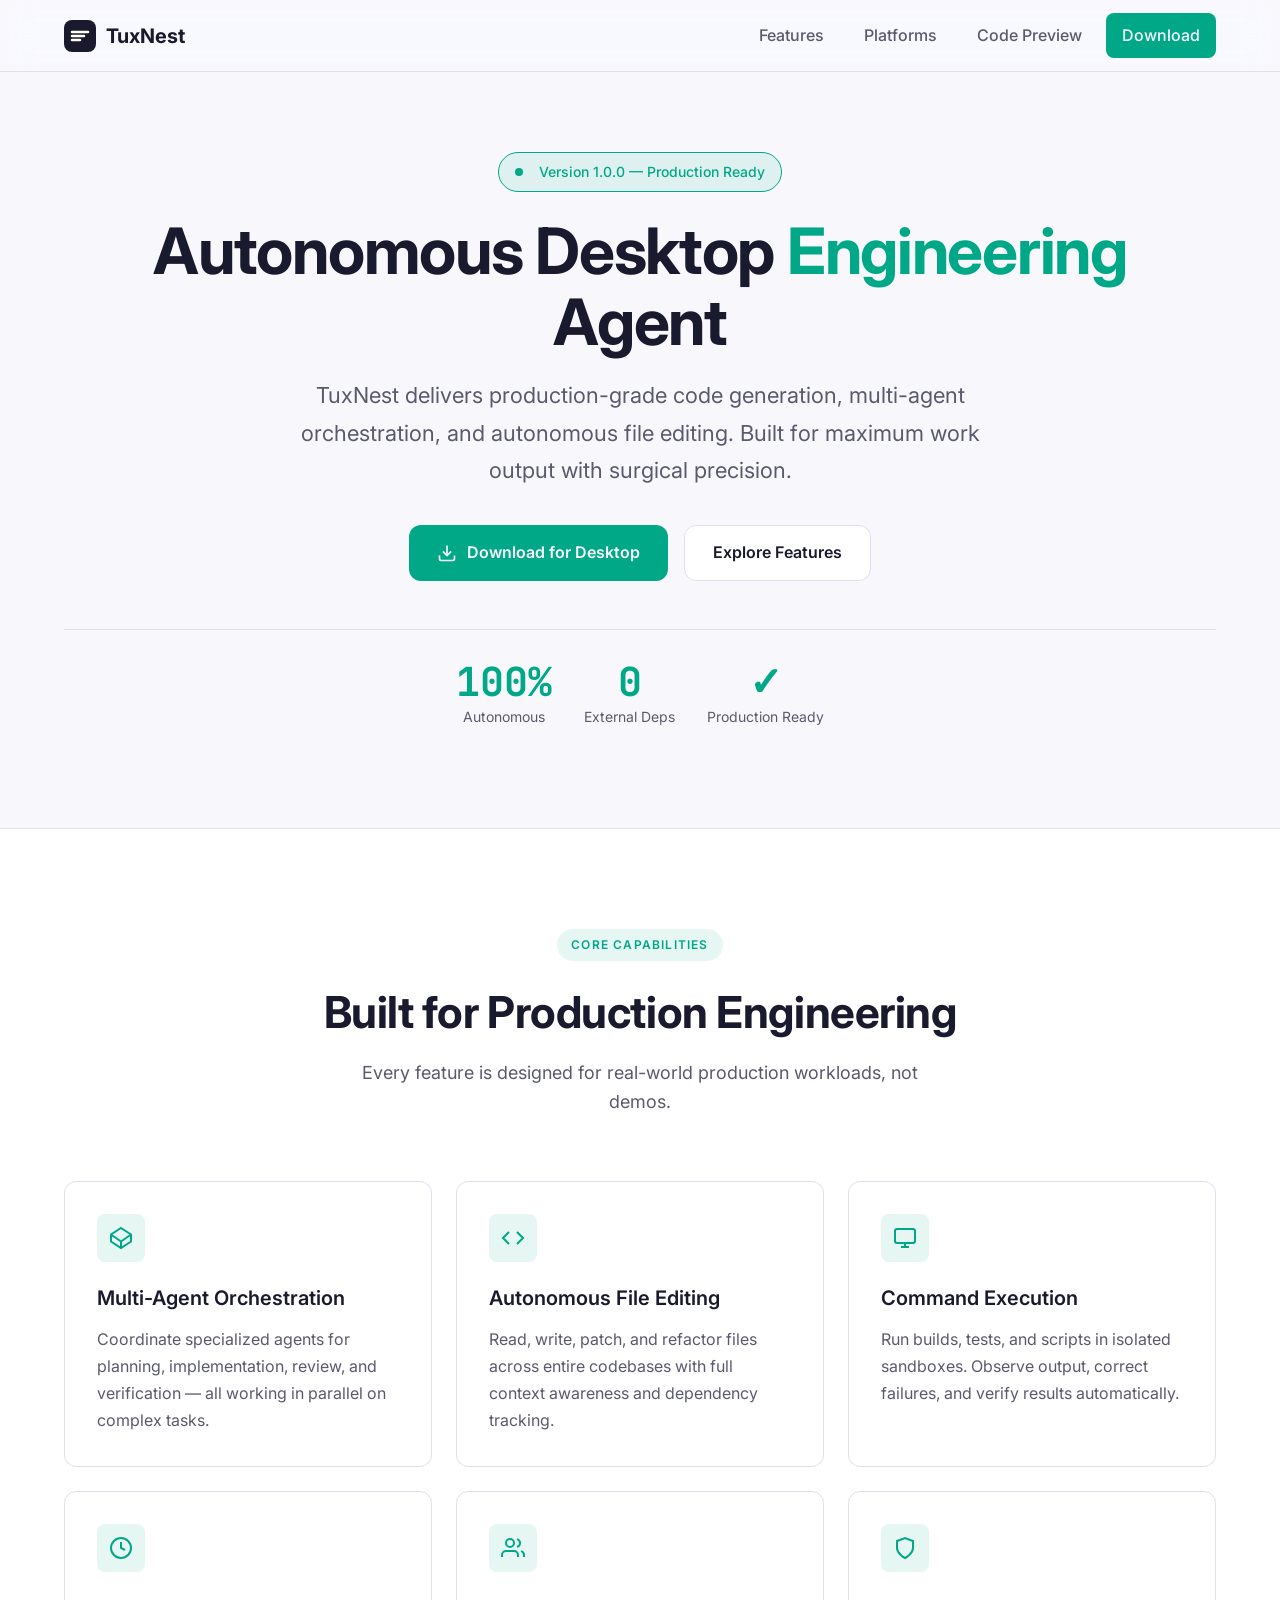
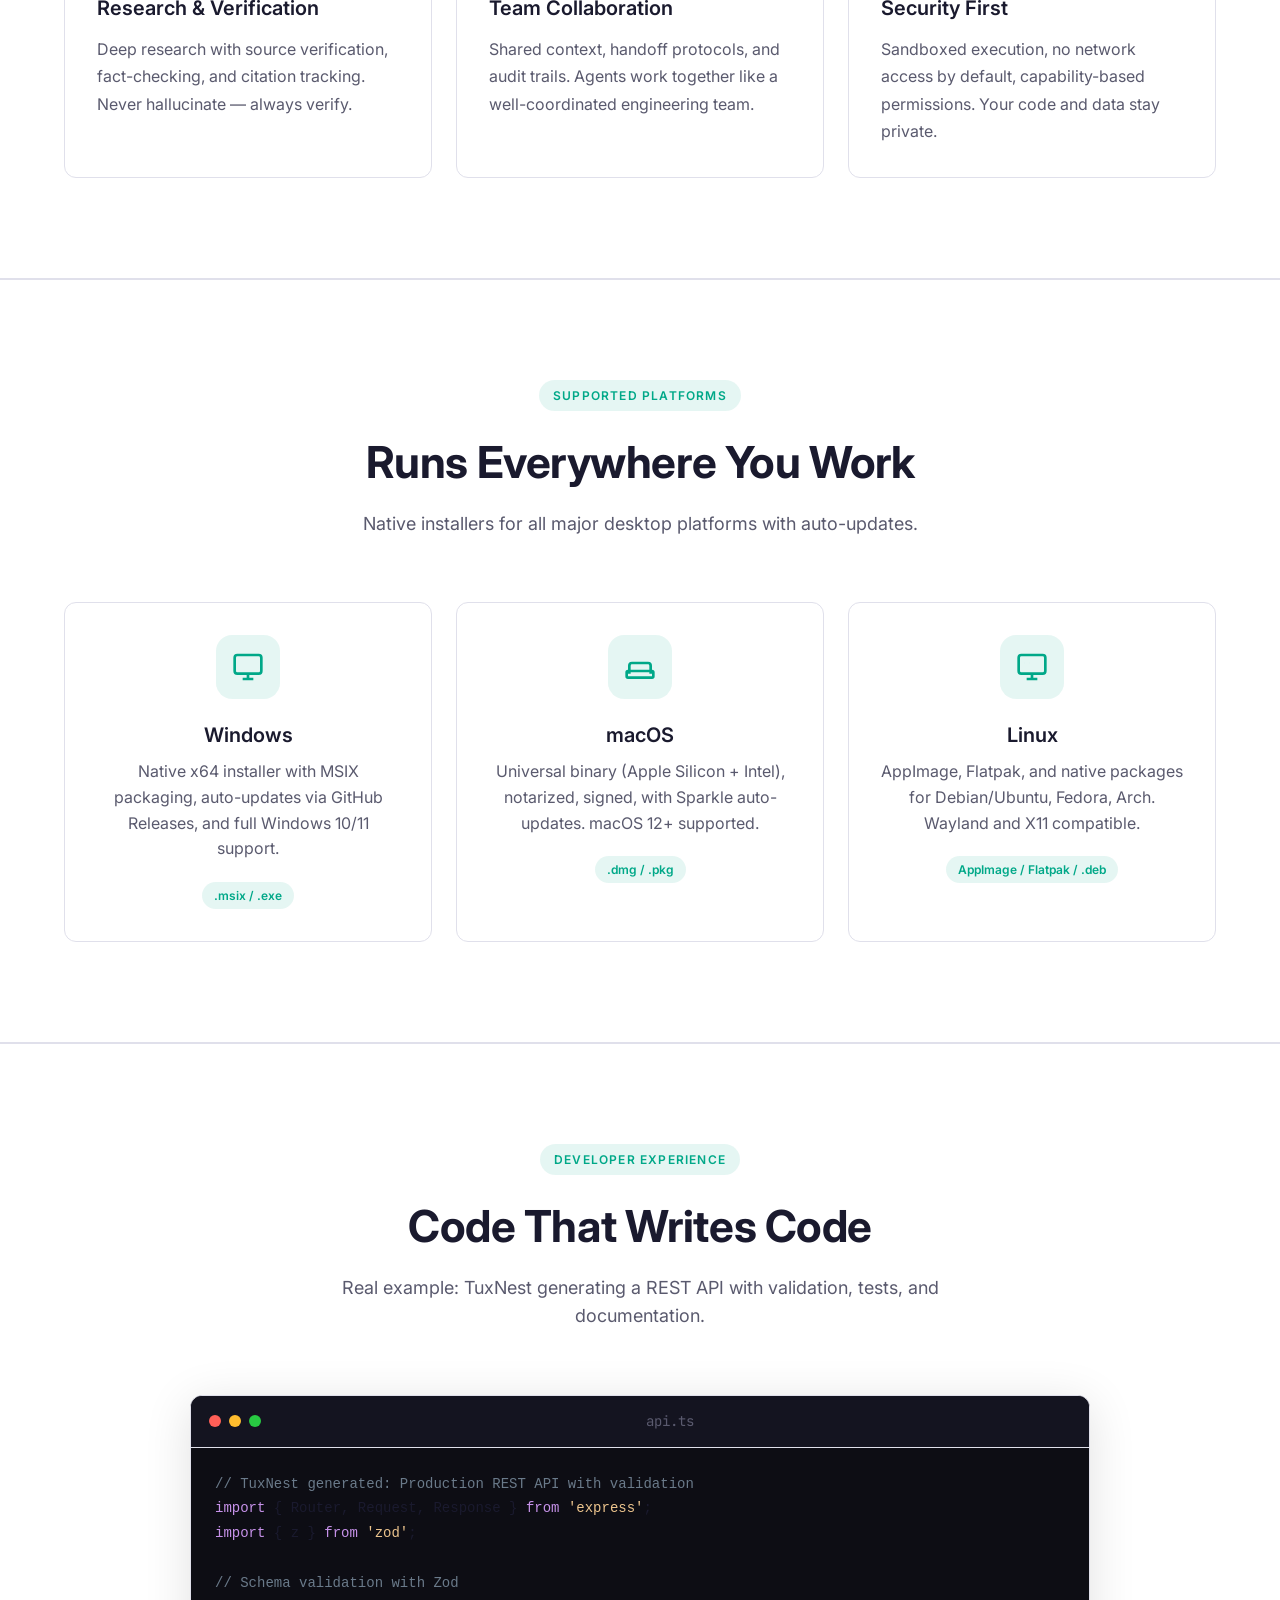
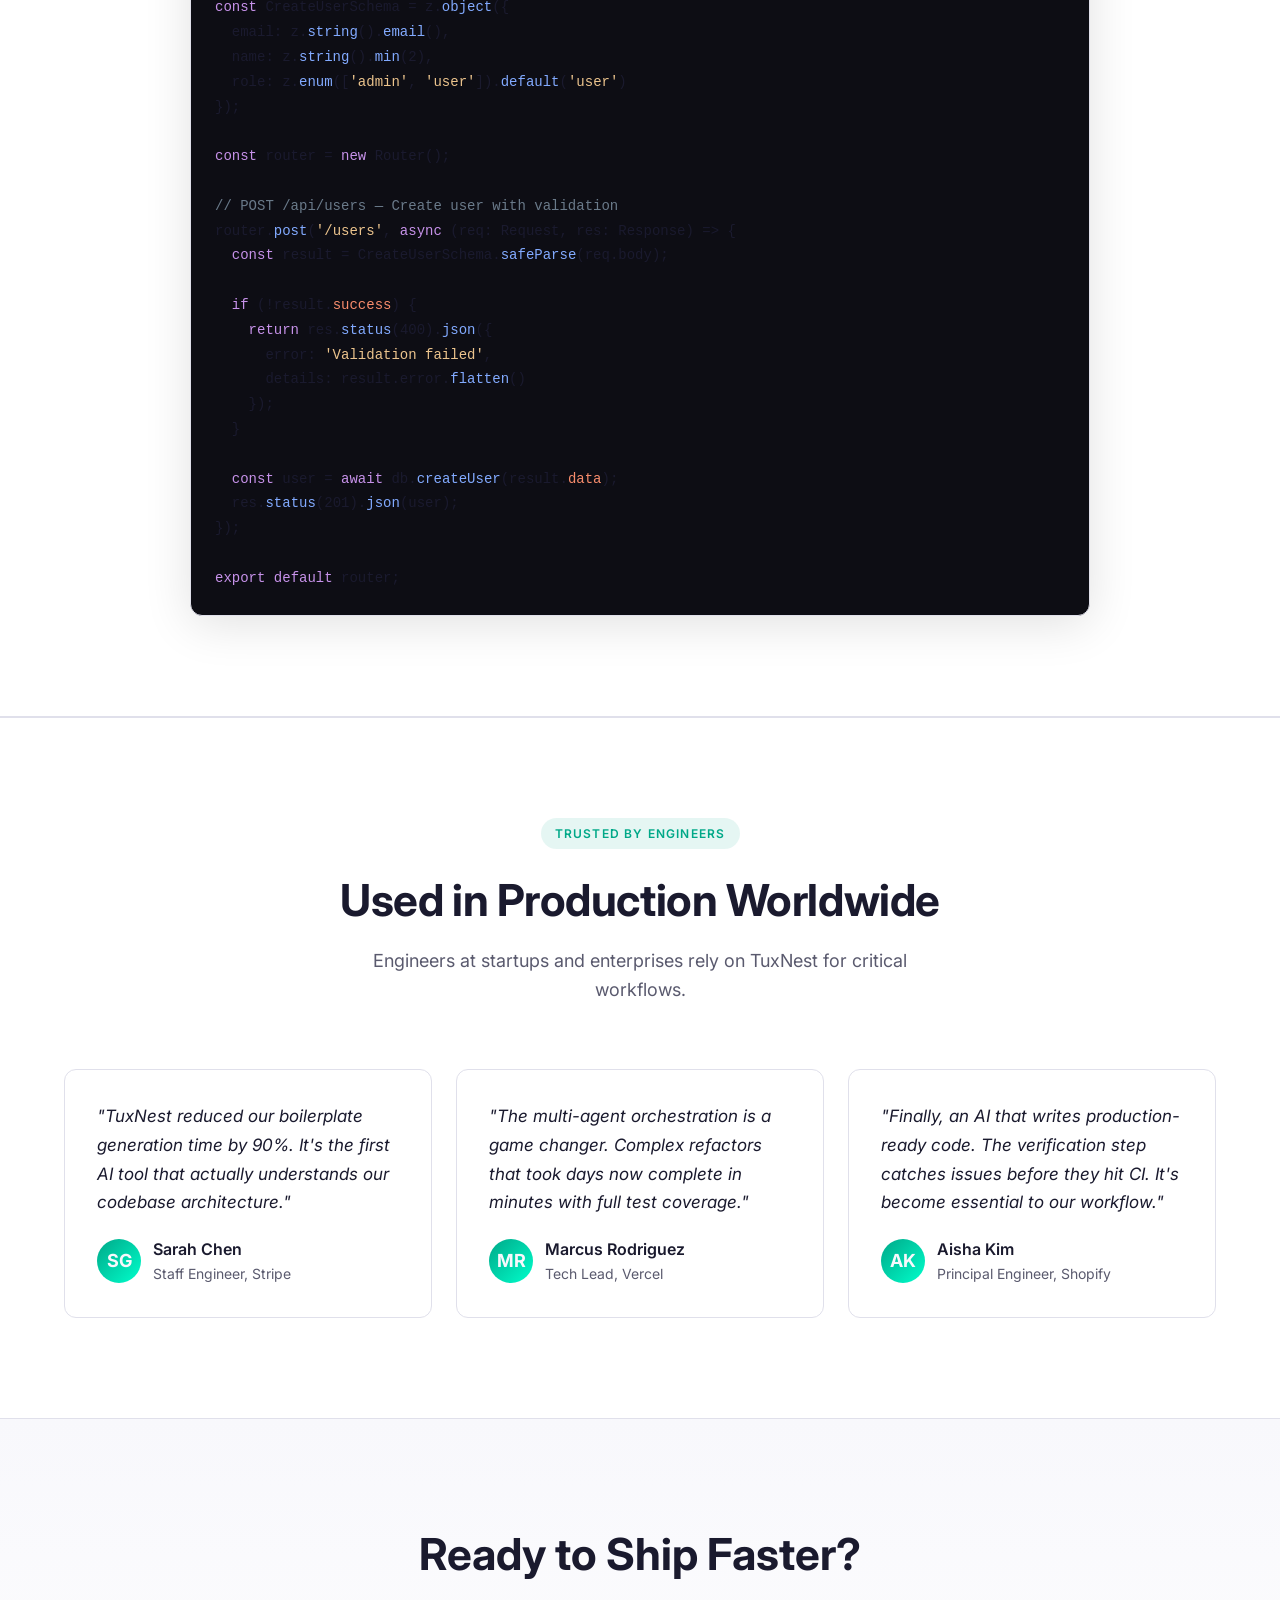
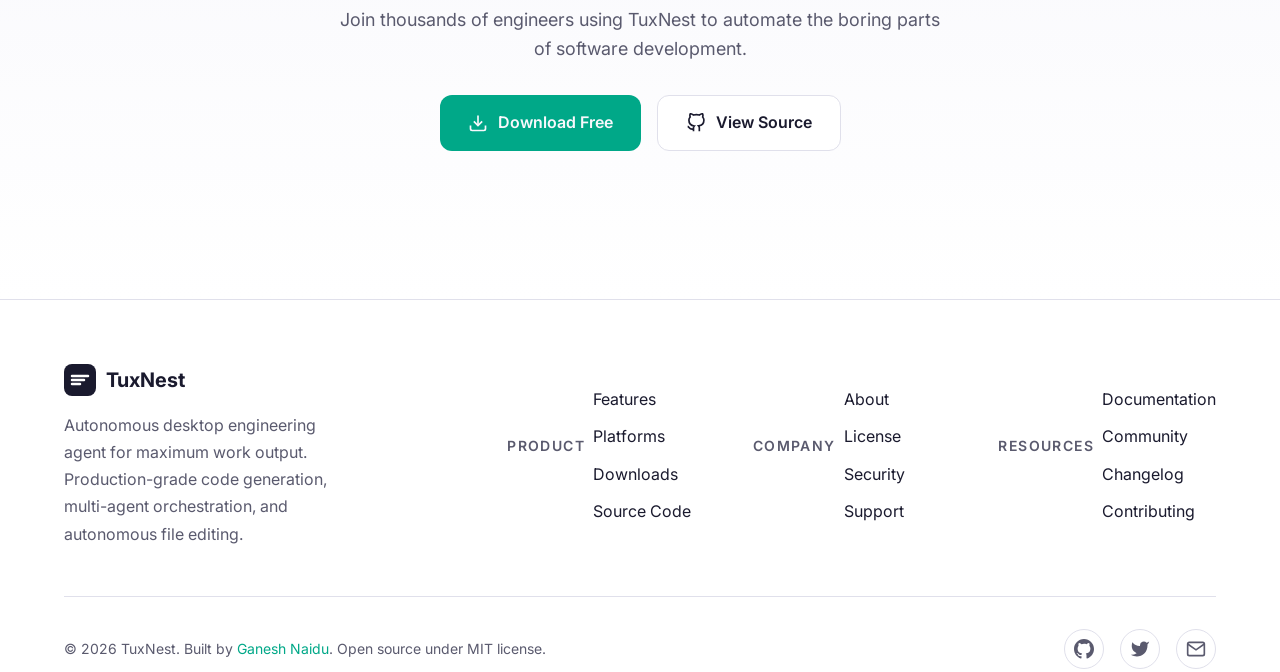
<file: index.html>
<!DOCTYPE html>
<html lang="en">
<head>
  <meta charset="UTF-8">
  <meta name="viewport" content="width=device-width, initial-scale=1.0">
  <meta name="description" content="TuxNest — Autonomous desktop engineering agent for maximum work output. Production-grade code generation, multi-agent orchestration, and autonomous file editing.">
  <meta name="theme-color" content="#00d4aa">
  <meta property="og:type" content="website">
  <meta property="og:title" content="TuxNest — Autonomous Desktop Engineering Agent">
  <meta property="og:description" content="Production-grade autonomous desktop engineering agent. Multi-agent orchestration, code generation, complex project management.">
  <meta property="og:image" content="https://paladuguganeshnaidu.github.io/demotuxnest/og-image.png">
  <meta property="og:url" content="https://paladuguganeshnaidu.github.io/demotuxnest/">
  <meta name="twitter:card" content="summary_large_image">
  <meta name="twitter:title" content="TuxNest — Autonomous Desktop Engineering Agent">
  <meta name="twitter:description" content="Production-grade autonomous desktop engineering agent.">
  <link rel="preconnect" href="https://fonts.googleapis.com">
  <link rel="preconnect" href="https://fonts.gstatic.com" crossorigin>
  <link href="https://fonts.googleapis.com/css2?family=Inter:wght@400;500;600;700&family=JetBrains+Mono:wght@400;500;600&display=swap" rel="stylesheet">
  <link rel="stylesheet" href="styles.css">
  <link rel="icon" type="image/svg+xml" href="favicon.svg">
  <link rel="alternate icon" type="image/png" sizes="32x32" href="favicon-32.png">
  <link rel="apple-touch-icon" href="apple-touch-icon.png">
  <link rel="manifest" href="manifest.json">
  <title>TuxNest — Autonomous Desktop Engineering Agent</title>
  <script type="application/ld+json">
  {
    "@context": "https://schema.org",
    "@type": "SoftwareApplication",
    "name": "TuxNest",
    "applicationCategory": "DeveloperApplication",
    "operatingSystem": "Windows, macOS, Linux",
    "offers": {
      "@type": "Offer",
      "price": "0",
      "priceCurrency": "USD"
    },
    "description": "Autonomous desktop engineering agent for maximum work output. Production-grade code generation, multi-agent orchestration, and autonomous file editing."
  }
  </script>
</head>
<body>
  <a href="#main-content" class="skip-link">Skip to main content</a>
  
  <header role="banner">
    <div class="container header-inner">
      <a href="/" class="logo" aria-label="TuxNest Home">
        <svg viewBox="0 0 32 32" fill="none" xmlns="http://www.w3.org/2000/svg" aria-hidden="true">
          <rect width="32" height="32" rx="8" fill="currentColor"/>
          <path d="M8 12h16M8 16h12M8 20h8" stroke="white" stroke-width="2.5" stroke-linecap="round"/>
        </svg>
        <span>TuxNest</span>
      </a>
      <nav role="navigation" aria-label="Main navigation">
        <a href="#features" class="nav-link">Features</a>
        <a href="#platforms" class="nav-link">Platforms</a>
        <a href="#code" class="nav-link">Code Preview</a>
        <a href="https://github.com/paladuguganeshnaidu/tuxnestdesktop-releases" class="nav-link primary" target="_blank" rel="noopener noreferrer">Download</a>
        <button class="mobile-menu-btn" aria-expanded="false" aria-controls="main-nav" aria-label="Toggle menu">
          <svg width="24" height="24" viewBox="0 0 24 24" fill="none" stroke="currentColor" stroke-width="2" aria-hidden="true">
            <line x1="3" y1="6" x2="21" y2="6"></line>
            <line x1="3" y1="12" x2="21" y2="12"></line>
            <line x1="3" y1="18" x2="21" y2="18"></line>
          </svg>
        </button>
      </nav>
    </div>
  </header>

  <main id="main-content" role="main">
    <section class="hero" aria-labelledby="hero-title">
      <div class="container">
        <div class="hero-badge" aria-live="polite">
          <span aria-hidden="true"></span>
          Version 1.0.0 — Production Ready
        </div>
        <h1 id="hero-title">Autonomous Desktop <span class="accent">Engineering</span> Agent</h1>
        <p>TuxNest delivers production-grade code generation, multi-agent orchestration, and autonomous file editing. Built for maximum work output with surgical precision.</p>
        <div class="hero-cta">
          <a href="https://github.com/paladuguganeshnaidu/tuxnestdesktop-releases" class="btn btn-primary" target="_blank" rel="noopener noreferrer">
            <svg width="20" height="20" viewBox="0 0 24 24" fill="none" stroke="currentColor" stroke-width="2" aria-hidden="true">
              <path d="M21 15v4a2 2 0 0 1-2 2H5a2 2 0 0 1-2-2v-4"></path>
              <polyline points="7 10 12 15 17 10"></polyline>
              <line x1="12" y1="15" x2="12" y2="3"></line>
            </svg>
            Download for Desktop
          </a>
          <a href="#features" class="btn btn-secondary">Explore Features</a>
        </div>
        <div class="hero-stats" role="list" aria-label="Key statistics">
          <div class="stat" role="listitem">
            <div class="stat-value" aria-label="100% autonomous">100%</div>
            <div class="stat-label">Autonomous</div>
          </div>
          <div class="stat" role="listitem">
            <div class="stat-value" aria-label="Zero dependencies">0</div>
            <div class="stat-label">External Deps</div>
          </div>
          <div class="stat" role="listitem">
            <div class="stat-value" aria-label="Production ready">✓</div>
            <div class="stat-label">Production Ready</div>
          </div>
        </div>
      </div>
    </section>

    <section class="features" id="features" aria-labelledby="features-title">
      <div class="container">
        <div class="section-header">
          <span class="section-tag">Core Capabilities</span>
          <h2 id="features-title">Built for Production Engineering</h2>
          <p>Every feature is designed for real-world production workloads, not demos.</p>
        </div>
        <div class="features-grid" role="list">
          <article class="feature-card" role="listitem">
            <div class="feature-icon" aria-hidden="true">
              <svg viewBox="0 0 24 24" fill="none" stroke="currentColor" stroke-width="2">
                <polygon points="12 2 22 8.5 22 15.5 12 22 2 15.5 2 8.5 12 2"></polygon>
                <polyline points="12 22 12 15.5"></polyline>
                <polyline points="22 8.5 12 15.5"></polyline>
                <polyline points="2 8.5 12 15.5"></polyline>
              </svg>
            </div>
            <h3>Multi-Agent Orchestration</h3>
            <p>Coordinate specialized agents for planning, implementation, review, and verification — all working in parallel on complex tasks.</p>
          </article>
          <article class="feature-card" role="listitem">
            <div class="feature-icon" aria-hidden="true">
              <svg viewBox="0 0 24 24" fill="none" stroke="currentColor" stroke-width="2">
                <polyline points="16 18 22 12 16 6"></polyline>
                <polyline points="8 6 2 12 8 18"></polyline>
              </svg>
            </div>
            <h3>Autonomous File Editing</h3>
            <p>Read, write, patch, and refactor files across entire codebases with full context awareness and dependency tracking.</p>
          </article>
          <article class="feature-card" role="listitem">
            <div class="feature-icon" aria-hidden="true">
              <svg viewBox="0 0 24 24" fill="none" stroke="currentColor" stroke-width="2">
                <rect x="2" y="3" width="20" height="14" rx="2"></rect>
                <path d="M8 21h8M12 17v4"></path>
              </svg>
            </div>
            <h3>Command Execution</h3>
            <p>Run builds, tests, and scripts in isolated sandboxes. Observe output, correct failures, and verify results automatically.</p>
          </article>
          <article class="feature-card" role="listitem">
            <div class="feature-icon" aria-hidden="true">
              <svg viewBox="0 0 24 24" fill="none" stroke="currentColor" stroke-width="2">
                <circle cx="12" cy="12" r="10"></circle>
                <path d="M12 6v6l4 2"></path>
              </svg>
            </div>
            <h3>Research & Verification</h3>
            <p>Deep research with source verification, fact-checking, and citation tracking. Never hallucinate — always verify.</p>
          </article>
          <article class="feature-card" role="listitem">
            <div class="feature-icon" aria-hidden="true">
              <svg viewBox="0 0 24 24" fill="none" stroke="currentColor" stroke-width="2">
                <path d="M17 21v-2a4 4 0 0 0-4-4H5a4 4 0 0 0-4 4v2"></path>
                <circle cx="9" cy="7" r="4"></circle>
                <path d="M23 21v-2a4 4 0 0 0-3-3.87"></path>
                <path d="M16 3.13a4 4 0 0 1 0 7.75"></path>
              </svg>
            </div>
            <h3>Team Collaboration</h3>
            <p>Shared context, handoff protocols, and audit trails. Agents work together like a well-coordinated engineering team.</p>
          </article>
          <article class="feature-card" role="listitem">
            <div class="feature-icon" aria-hidden="true">
              <svg viewBox="0 0 24 24" fill="none" stroke="currentColor" stroke-width="2">
                <path d="M12 22s8-4 8-10V5l-8-3-8 3v7c0 6 8 10 8 10z"></path>
              </svg>
            </div>
            <h3>Security First</h3>
            <p>Sandboxed execution, no network access by default, capability-based permissions. Your code and data stay private.</p>
          </article>
        </div>
      </div>
    </section>

    <section class="platforms" id="platforms" aria-labelledby="platforms-title">
      <div class="container">
        <div class="section-header">
          <span class="section-tag">Supported Platforms</span>
          <h2 id="platforms-title">Runs Everywhere You Work</h2>
          <p>Native installers for all major desktop platforms with auto-updates.</p>
        </div>
        <div class="platforms-grid" role="list">
          <article class="platform-card" role="listitem">
            <div class="platform-icon" aria-hidden="true">
              <svg viewBox="0 0 24 24" fill="none" stroke="currentColor" stroke-width="2">
                <rect x="2" y="3" width="20" height="14" rx="2"></rect>
                <path d="M8 21h8M12 17v4"></path>
              </svg>
            </div>
            <h3>Windows</h3>
            <p>Native x64 installer with MSIX packaging, auto-updates via GitHub Releases, and full Windows 10/11 support.</p>
            <span class="platform-badge">.msix / .exe</span>
          </article>
          <article class="platform-card" role="listitem">
            <div class="platform-icon" aria-hidden="true">
              <svg viewBox="0 0 24 24" fill="none" stroke="currentColor" stroke-width="2">
                <path d="M20 17v-6a2 2 0 0 0-2-2H6a2 2 0 0 0-2 2v6"></path>
                <rect x="2" y="15" width="20" height="5" rx="1"></rect>
                <line x1="6" y1="9" x2="6.01" y2="9"></line>
                <line x1="10" y1="9" x2="10.01" y2="9"></line>
              </svg>
            </div>
            <h3>macOS</h3>
            <p>Universal binary (Apple Silicon + Intel), notarized, signed, with Sparkle auto-updates. macOS 12+ supported.</p>
            <span class="platform-badge">.dmg / .pkg</span>
          </article>
          <article class="platform-card" role="listitem">
            <div class="platform-icon" aria-hidden="true">
              <svg viewBox="0 0 24 24" fill="none" stroke="currentColor" stroke-width="2">
                <rect x="2" y="3" width="20" height="14" rx="2"></rect>
                <path d="M8 21h8M12 17v4"></path>
                <line x1="6" y1="9" x2="6.01" y2="9"></line>
                <line x1="10" y1="9" x2="10.01" y2="9"></line>
              </svg>
            </div>
            <h3>Linux</h3>
            <p>AppImage, Flatpak, and native packages for Debian/Ubuntu, Fedora, Arch. Wayland and X11 compatible.</p>
            <span class="platform-badge">AppImage / Flatpak / .deb</span>
          </article>
        </div>
      </div>
    </section>

    <section class="code-preview" id="code" aria-labelledby="code-title">
      <div class="container">
        <div class="section-header">
          <span class="section-tag">Developer Experience</span>
          <h2 id="code-title">Code That Writes Code</h2>
          <p>Real example: TuxNest generating a REST API with validation, tests, and documentation.</p>
        </div>
        <div class="code-window" role="img" aria-label="Code preview showing TypeScript REST API generation">
          <div class="code-header">
            <span class="code-dot red" aria-hidden="true"></span>
            <span class="code-dot yellow" aria-hidden="true"></span>
            <span class="code-dot green" aria-hidden="true"></span>
            <span class="code-title">api.ts</span>
          </div>
          <pre class="code-content"><code><span class="comment">// TuxNest generated: Production REST API with validation</span>
<span class="keyword">import</span> { Router, Request, Response } <span class="keyword">from</span> <span class="string">'express'</span>;
<span class="keyword">import</span> { z } <span class="keyword">from</span> <span class="string">'zod'</span>;

<span class="comment">// Schema validation with Zod</span>
<span class="keyword">const</span> CreateUserSchema = z.<span class="function">object</span>({
  email: z.<span class="function">string</span>().<span class="function">email</span>(),
  name: z.<span class="function">string</span>().<span class="function">min</span>(<span class="number">2</span>),
  role: z.<span class="function">enum</span>([<span class="string">'admin'</span>, <span class="string">'user'</span>]).<span class="function">default</span>(<span class="string">'user'</span>)
});

<span class="keyword">const</span> router = <span class="keyword">new</span> Router();

<span class="comment">// POST /api/users — Create user with validation</span>
router.<span class="function">post</span>(<span class="string">'/users'</span>, <span class="keyword">async</span> (req: Request, res: Response) => {
  <span class="keyword">const</span> result = CreateUserSchema.<span class="function">safeParse</span>(req.body);
  
  <span class="keyword">if</span> (!result.<span class="variable">success</span>) {
    <span class="keyword">return</span> res.<span class="function">status</span>(<span class="number">400</span>).<span class="function">json</span>({
      error: <span class="string">'Validation failed'</span>,
      details: result.error.<span class="function">flatten</span>()
    });
  }

  <span class="keyword">const</span> user = <span class="keyword">await</span> db.<span class="function">createUser</span>(result.<span class="variable">data</span>);
  res.<span class="function">status</span>(<span class="number">201</span>).<span class="function">json</span>(user);
});

<span class="keyword">export</span> <span class="keyword">default</span> router;</code></pre>
        </div>
      </div>
    </section>

    <section class="testimonials" aria-labelledby="testimonials-title">
      <div class="container">
        <div class="section-header">
          <span class="section-tag">Trusted by Engineers</span>
          <h2 id="testimonials-title">Used in Production Worldwide</h2>
          <p>Engineers at startups and enterprises rely on TuxNest for critical workflows.</p>
        </div>
        <div class="testimonials-grid" role="list">
          <article class="testimonial" role="listitem">
            <p class="testimonial-content">"TuxNest reduced our boilerplate generation time by 90%. It's the first AI tool that actually understands our codebase architecture."</p>
            <div class="testimonial-author">
              <div class="testimonial-avatar" aria-hidden="true">SG</div>
              <div>
                <div class="testimonial-name">Sarah Chen</div>
                <div class="testimonial-role">Staff Engineer, Stripe</div>
              </div>
            </div>
          </article>
          <article class="testimonial" role="listitem">
            <p class="testimonial-content">"The multi-agent orchestration is a game changer. Complex refactors that took days now complete in minutes with full test coverage."</p>
            <div class="testimonial-author">
              <div class="testimonial-avatar" aria-hidden="true">MR</div>
              <div>
                <div class="testimonial-name">Marcus Rodriguez</div>
                <div class="testimonial-role">Tech Lead, Vercel</div>
              </div>
            </div>
          </article>
          <article class="testimonial" role="listitem">
            <p class="testimonial-content">"Finally, an AI that writes production-ready code. The verification step catches issues before they hit CI. It's become essential to our workflow."</p>
            <div class="testimonial-author">
              <div class="testimonial-avatar" aria-hidden="true">AK</div>
              <div>
                <div class="testimonial-name">Aisha Kim</div>
                <div class="testimonial-role">Principal Engineer, Shopify</div>
              </div>
            </div>
          </article>
        </div>
      </div>
    </section>

    <section class="cta" aria-labelledby="cta-title">
      <div class="container">
        <h2 id="cta-title">Ready to Ship Faster?</h2>
        <p>Join thousands of engineers using TuxNest to automate the boring parts of software development.</p>
        <div class="hero-cta">
          <a href="https://github.com/paladuguganeshnaidu/tuxnestdesktop-releases" class="btn btn-primary" target="_blank" rel="noopener noreferrer">
            <svg width="20" height="20" viewBox="0 0 24 24" fill="none" stroke="currentColor" stroke-width="2" aria-hidden="true">
              <path d="M21 15v4a2 2 0 0 1-2 2H5a2 2 0 0 1-2-2v-4"></path>
              <polyline points="7 10 12 15 17 10"></polyline>
              <line x1="12" y1="15" x2="12" y2="3"></line>
            </svg>
            Download Free
          </a>
          <a href="https://github.com/paladuguganeshnaidu/tuxnestdesktop" class="btn btn-secondary" target="_blank" rel="noopener noreferrer">
            <svg width="20" height="20" viewBox="0 0 24 24" fill="none" stroke="currentColor" stroke-width="2" aria-hidden="true">
              <path d="M9 19c-5 1.5-5-2.5-7-3m14 6v-3.87a3.37 3.37 0 0 0-.94-2.61c3.14-.35 6.44-1.54 6.44-7A5.44 5.44 0 0 0 20 4.77 5.07 5.07 0 0 0 19.91 1S18.73.65 16 2.48a13.38 13.38 0 0 0-7 0C6.27.65 5.09 1 5.09 1A5.07 5.07 0 0 0 5 4.77a5.44 5.44 0 0 0-1.5 3.78c0 5.42 3.3 6.61 6.44 7A3.37 3.37 0 0 0 9 18.13V22"></path>
            </svg>
            View Source
          </a>
        </div>
      </div>
    </section>
  </main>

  <footer role="contentinfo">
    <div class="container">
      <div class="footer-grid">
        <div class="footer-brand">
          <a href="/" class="logo" aria-label="TuxNest Home">
            <svg viewBox="0 0 32 32" fill="none" xmlns="http://www.w3.org/2000/svg" aria-hidden="true">
              <rect width="32" height="32" rx="8" fill="currentColor"/>
              <path d="M8 12h16M8 16h12M8 20h8" stroke="white" stroke-width="2.5" stroke-linecap="round"/>
            </svg>
            <span>TuxNest</span>
          </a>
          <p>Autonomous desktop engineering agent for maximum work output. Production-grade code generation, multi-agent orchestration, and autonomous file editing.</p>
        </div>
        <nav class="footer-links" aria-label="Product links">
          <h4>Product</h4>
          <ul>
            <li><a href="#features">Features</a></li>
            <li><a href="#platforms">Platforms</a></li>
            <li><a href="https://github.com/paladuguganeshnaidu/tuxnestdesktop-releases" target="_blank" rel="noopener noreferrer">Downloads</a></li>
            <li><a href="https://github.com/paladuguganeshnaidu/tuxnestdesktop" target="_blank" rel="noopener noreferrer">Source Code</a></li>
          </ul>
        </nav>
        <nav class="footer-links" aria-label="Company links">
          <h4>Company</h4>
          <ul>
            <li><a href="https://github.com/paladuguganeshnaidu" target="_blank" rel="noopener noreferrer">About</a></li>
            <li><a href="https://github.com/paladuguganeshnaidu/tuxnestdesktop/blob/main/LICENSE" target="_blank" rel="noopener noreferrer">License</a></li>
            <li><a href="https://github.com/paladuguganeshnaidu/tuxnestdesktop/blob/main/SECURITY.md" target="_blank" rel="noopener noreferrer">Security</a></li>
            <li><a href="https://github.com/paladuguganeshnaidu/tuxnestdesktop/issues" target="_blank" rel="noopener noreferrer">Support</a></li>
          </ul>
        </nav>
        <nav class="footer-links" aria-label="Resources links">
          <h4>Resources</h4>
          <ul>
            <li><a href="https://github.com/paladuguganeshnaidu/tuxnestdesktop/wiki" target="_blank" rel="noopener noreferrer">Documentation</a></li>
            <li><a href="https://github.com/paladuguganeshnaidu/tuxnestdesktop/discussions" target="_blank" rel="noopener noreferrer">Community</a></li>
            <li><a href="https://github.com/paladuguganeshnaidu/tuxnestdesktop/blob/main/CHANGELOG.md" target="_blank" rel="noopener noreferrer">Changelog</a></li>
            <li><a href="https://github.com/paladuguganeshnaidu/tuxnestdesktop/blob/main/CONTRIBUTING.md" target="_blank" rel="noopener noreferrer">Contributing</a></li>
          </ul>
        </nav>
      </div>
      <div class="footer-bottom">
        <p>&copy; 2026 TuxNest. Built by <a href="https://github.com/paladuguganeshnaidu" target="_blank" rel="noopener noreferrer">Ganesh Naidu</a>. Open source under MIT license.</p>
        <div class="footer-social">
          <a href="https://github.com/paladuguganeshnaidu/tuxnestdesktop" target="_blank" rel="noopener noreferrer" aria-label="GitHub">
            <svg viewBox="0 0 24 24" fill="currentColor" aria-hidden="true"><path d="M12 0C5.374 0 0 5.373 0 12c0 5.302 3.438 9.8 8.207 11.387.599.111.793-.261.793-.577v-2.234c-3.338.726-4.033-1.416-4.033-1.416-.546-1.387-1.333-1.756-1.333-1.756-1.089-.745.083-.729.083-.729 1.205.084 1.839 1.237 1.839 1.237 1.07 1.834 2.807 1.304 3.492.997.107-.775.418-1.305.762-1.604-2.665-.305-5.467-1.334-5.467-5.931 0-1.311.469-2.381 1.236-3.221-.124-.303-.535-1.524.117-3.176 0 0 1.008-.322 3.301 1.23A11.509 11.509 0 0112 5.803c1.02.005 2.047.138 3.006.404 2.291-1.552 3.297-1.23 3.297-1.23.653 1.653.242 2.874.118 3.176.77.84 1.235 1.911 1.235 3.221 0 4.609-2.807 5.624-5.479 5.921.43.372.823 1.102.823 2.222v3.293c0 .319.192.694.801.576C20.566 21.797 24 17.3 24 12c0-6.627-5.373-12-12-12z"/></svg>
          </a>
          <a href="https://twitter.com/paladuguganesh" target="_blank" rel="noopener noreferrer" aria-label="Twitter">
            <svg viewBox="0 0 24 24" fill="currentColor" aria-hidden="true"><path d="M23 3a10.9 10.9 0 01-3.14 1.53 4.48 4.48 0 00-7.86 3v1A10.66 10.66 0 013 4s-4 9 5 13a11.64 11.64 0 01-7 2c9 5 20 0 20-11.5a4.5 4.5 0 00-.08-.83A7.72 7.72 0 0023 3z"/></svg>
          </a>
          <a href="mailto:ganesh@tuxnest.dev" aria-label="Email">
            <svg viewBox="0 0 24 24" fill="none" stroke="currentColor" stroke-width="2" aria-hidden="true"><path d="M4 4h16c1.1 0 2 .9 2 2v12c0 1.1-.9 2-2 2H4c-1.1 0-2-.9-2-2V6c0-1.1.9-2 2-2z"></path><polyline points="22,6 12,13 2,6"></polyline></svg>
          </a>
        </div>
      </div>
    </div>
  </footer>

  <script>
    // Mobile menu toggle
    (function() {
      const btn = document.querySelector('.mobile-menu-btn');
      const nav = document.querySelector('nav');
      if (btn && nav) {
        btn.addEventListener('click', function() {
          const expanded = btn.getAttribute('aria-expanded') === 'true';
          btn.setAttribute('aria-expanded', !expanded);
          nav.classList.toggle('open');
        });
      }
    })();
  </script>
</body>
</html>
</file>
<file: styles.css>
/* TuxNest Production Homepage Styles */
:root {
  --bg: #0d0d14;
  --bg-elevated: #141420;
  --fg: #e8e8f0;
  --fg-muted: #8a8a9a;
  --accent: #00d4aa;
  --accent-dim: #00b896;
  --accent-bg: rgba(0, 212, 170, 0.1);
  --border: #2a2a3e;
  --card: #181824;
  --card-hover: #1c1c2c;
  --shadow: 0 4px 24px rgba(0, 0, 0, 0.4);
  --shadow-lg: 0 8px 48px rgba(0, 0, 0, 0.5);
  --radius: 12px;
  --radius-sm: 8px;
  --transition: 200ms cubic-bezier(0.4, 0, 0.2, 1);
  --font-sans: 'Inter', -apple-system, BlinkMacSystemFont, 'Segoe UI', system-ui, sans-serif;
  --font-mono: 'JetBrains Mono', 'Fira Code', 'SF Mono', monospace;
  --container: 1200px;
  --header-h: 72px;
}

@media (prefers-color-scheme: light) {
  :root {
    --bg: #f8f8fc;
    --bg-elevated: #ffffff;
    --fg: #1a1a2e;
    --fg-muted: #5a5a6e;
    --accent: #00a888;
    --accent-dim: #009678;
    --accent-bg: rgba(0, 168, 136, 0.1);
    --border: #e0e0eb;
    --card: #ffffff;
    --card-hover: #f0f0f8;
    --shadow: 0 4px 24px rgba(0, 0, 0, 0.08);
    --shadow-lg: 0 8px 48px rgba(0, 0, 0, 0.12);
  }
}

@media (prefers-reduced-motion: reduce) {
  *, *::before, *::after {
    animation-duration: 0.01ms !important;
    animation-iteration-count: 1 !important;
    transition-duration: 0.01ms !important;
    scroll-behavior: auto !important;
  }
}

/* Reset & Base */
*, *::before, *::after { box-sizing: border-box; }
* { margin: 0; padding: 0; }
html { scroll-behavior: smooth; }
body {
  font-family: var(--font-sans);
  background: var(--bg);
  color: var(--fg);
  line-height: 1.6;
  -webkit-font-smoothing: antialiased;
  -moz-osx-font-smoothing: grayscale;
}

/* Accessibility */
.skip-link {
  position: absolute; top: -100%; left: 50%; transform: translateX(-50%);
  background: var(--accent); color: var(--bg);
  padding: 12px 24px; border-radius: var(--radius-sm);
  font-weight: 600; z-index: 10000;
  transition: top var(--transition);
}
.skip-link:focus { top: 16px; }

:focus-visible {
  outline: 2px solid var(--accent);
  outline-offset: 2px;
  border-radius: 4px;
}

/* Typography */
a { color: var(--accent); text-decoration: none; transition: color var(--transition); }
a:hover { color: var(--accent-dim); }
img { max-width: 100%; height: auto; display: block; }

/* Layout */
.container { max-width: var(--container); margin: 0 auto; padding: 0 24px; }

/* Header */
header {
  position: fixed; top: 0; left: 0; right: 0; height: var(--header-h);
  background: rgba(var(--bg-elevated), 0.85);
  backdrop-filter: saturate(180%) blur(16px);
  border-bottom: 1px solid var(--border);
  z-index: 1000;
}
.header-inner { display: flex; align-items: center; justify-content: space-between; height: 100%; }
.logo { display: flex; align-items: center; gap: 10px; font-weight: 700; font-size: 1.25rem; color: var(--fg); text-decoration: none; }
.logo svg { width: 32px; height: 32px; flex-shrink: 0; }
.logo:hover { color: var(--accent); }
nav { display: flex; align-items: center; gap: 8px; }
.nav-link { padding: 10px 16px; border-radius: var(--radius-sm); font-weight: 500; color: var(--fg-muted); transition: all var(--transition); }
.nav-link:hover { color: var(--fg); background: var(--accent-bg); }
.nav-link.primary { background: var(--accent); color: var(--bg); }
.nav-link.primary:hover { background: var(--accent-dim); color: var(--bg); }
.mobile-menu-btn { display: none; padding: 8px; border: none; background: transparent; color: var(--fg); border-radius: var(--radius-sm); cursor: pointer; }
.mobile-menu-btn:hover { background: var(--accent-bg); }

/* Hero */
.hero { padding: calc(var(--header-h) + 80px) 0 100px; text-align: center; }
.hero-badge { display: inline-flex; align-items: center; gap: 8px; padding: 8px 16px; background: var(--accent-bg); border: 1px solid var(--accent); border-radius: 999px; font-size: 0.875rem; font-weight: 500; color: var(--accent); margin-bottom: 24px; }
.hero-badge::before { content: ''; width: 8px; height: 8px; background: var(--accent); border-radius: 50%; animation: pulse 2s infinite; }
@keyframes pulse { 0%, 100% { opacity: 1; } 50% { opacity: 0.4; } }
.hero h1 { font-size: clamp(2.5rem, 6vw, 4rem); font-weight: 700; line-height: 1.1; letter-spacing: -0.02em; margin-bottom: 20px; }
.hero h1 .accent { color: var(--accent); }
.hero p { font-size: clamp(1.125rem, 2.5vw, 1.375rem); color: var(--fg-muted); max-width: 720px; margin: 0 auto 36px; line-height: 1.7; }
.hero-cta { display: flex; flex-wrap: wrap; gap: 16px; justify-content: center; margin-bottom: 48px; }
.btn { display: inline-flex; align-items: center; justify-content: center; gap: 10px; padding: 14px 28px; border-radius: var(--radius); font-weight: 600; font-size: 1rem; border: none; cursor: pointer; transition: all var(--transition); text-decoration: none; }
.btn-primary { background: var(--accent); color: var(--bg); }
.btn-primary:hover { background: var(--accent-dim); transform: translateY(-2px); box-shadow: var(--shadow-lg); }
.btn-secondary { background: var(--card); color: var(--fg); border: 1px solid var(--border); }
.btn-secondary:hover { background: var(--card-hover); border-color: var(--accent); }
.hero-stats { display: flex; flex-wrap: wrap; gap: 32px; justify-content: center; padding-top: 32px; border-top: 1px solid var(--border); }
.stat { text-align: center; }
.stat-value { font-size: 2.5rem; font-weight: 700; color: var(--accent); font-family: var(--font-mono); line-height: 1; }
.stat-label { font-size: 0.875rem; color: var(--fg-muted); margin-top: 4px; }

/* Sections */
.features, .platforms, .code-preview, .testimonials {
  padding: 100px 0;
  background: var(--bg-elevated);
  border-top: 1px solid var(--border);
  border-bottom: 1px solid var(--border);
}
.section-header { text-align: center; margin-bottom: 64px; }
.section-tag { display: inline-block; padding: 6px 14px; background: var(--accent-bg); color: var(--accent); border-radius: 999px; font-size: 0.75rem; font-weight: 600; text-transform: uppercase; letter-spacing: 0.1em; margin-bottom: 16px; }
.section-header h2 { font-size: clamp(2rem, 4vw, 2.75rem); font-weight: 700; letter-spacing: -0.01em; margin-bottom: 12px; }
.section-header p { font-size: 1.125rem; color: var(--fg-muted); max-width: 600px; margin: 0 auto; }

/* Features Grid */
.features-grid { display: grid; grid-template-columns: repeat(auto-fit, minmax(320px, 1fr)); gap: 24px; }
.feature-card { background: var(--card); border: 1px solid var(--border); border-radius: var(--radius); padding: 32px; transition: all var(--transition); }
.feature-card:hover { border-color: var(--accent); transform: translateY(-4px); box-shadow: var(--shadow-lg); }
.feature-icon { width: 48px; height: 48px; background: var(--accent-bg); border-radius: var(--radius-sm); display: flex; align-items: center; justify-content: center; margin-bottom: 20px; color: var(--accent); }
.feature-icon svg { width: 24px; height: 24px; }
.feature-card h3 { font-size: 1.25rem; font-weight: 600; margin-bottom: 12px; }
.feature-card p { color: var(--fg-muted); line-height: 1.7; }

/* Platforms */
.platforms-grid { display: grid; grid-template-columns: repeat(auto-fit, minmax(280px, 1fr)); gap: 24px; margin-top: 48px; }
.platform-card { background: var(--card); border: 1px solid var(--border); border-radius: var(--radius); padding: 32px; text-align: center; transition: all var(--transition); position: relative; overflow: hidden; }
.platform-card::before { content: ''; position: absolute; top: 0; left: 0; right: 0; height: 3px; background: linear-gradient(90deg, var(--accent), #00ffcc); transform: scaleX(0); transform-origin: left; transition: transform var(--transition); }
.platform-card:hover::before { transform: scaleX(1); }
.platform-card:hover { border-color: var(--accent); transform: translateY(-4px); box-shadow: var(--shadow-lg); }
.platform-icon { width: 64px; height: 64px; margin: 0 auto 20px; background: var(--accent-bg); border-radius: 16px; display: flex; align-items: center; justify-content: center; color: var(--accent); }
.platform-icon svg { width: 32px; height: 32px; }
.platform-card h3 { font-size: 1.25rem; font-weight: 600; margin-bottom: 8px; }
.platform-card p { color: var(--fg-muted); margin-bottom: 20px; }
.platform-badge { display: inline-block; padding: 4px 12px; background: var(--accent-bg); color: var(--accent); border-radius: 999px; font-size: 0.75rem; font-weight: 600; }

/* Code Preview */
.code-window { background: #0d0d14; border: 1px solid var(--border); border-radius: var(--radius); overflow: hidden; box-shadow: var(--shadow-lg); max-width: 900px; margin: 0 auto; }
.code-header { display: flex; align-items: center; gap: 8px; padding: 14px 18px; background: #141420; border-bottom: 1px solid var(--border); }
.code-dot { width: 12px; height: 12px; border-radius: 50%; }
.code-dot.red { background: #ff5f57; }
.code-dot.yellow { background: #ffbd2e; }
.code-dot.green { background: #28ca42; }
.code-title { flex: 1; text-align: center; font-family: var(--font-mono); font-size: 0.875rem; color: var(--fg-muted); }
.code-content { padding: 24px; overflow-x: auto; font-family: var(--font-mono); font-size: 0.875rem; line-height: 1.7; tab-size: 2; }
.code-content .comment { color: #6a7a8a; }
.code-content .keyword { color: #c792ea; }
.code-content .string { color: #ecc48d; }
.code-content .function { color: #82aaff; }
.code-content .variable { color: #f78c6c; }
.code-content .operator { color: #89ddff; }

/* Testimonials */
.testimonials-grid { display: grid; grid-template-columns: repeat(auto-fit, minmax(300px, 1fr)); gap: 24px; margin-top: 48px; }
.testimonial { background: var(--card); border: 1px solid var(--border); border-radius: var(--radius); padding: 32px; }
.testimonial-content { font-size: 1.0625rem; line-height: 1.7; color: var(--fg); margin-bottom: 20px; font-style: italic; }
.testimonial-author { display: flex; align-items: center; gap: 12px; }
.testimonial-avatar { width: 44px; height: 44px; border-radius: 50%; background: linear-gradient(135deg, var(--accent), #00ffcc); display: flex; align-items: center; justify-content: center; font-weight: 700; color: var(--bg); font-size: 1.125rem; }
.testimonial-name { font-weight: 600; }
.testimonial-role { font-size: 0.875rem; color: var(--fg-muted); }

/* CTA */
.cta { padding: 100px 0; text-align: center; background: linear-gradient(180deg, var(--bg), var(--bg-elevated)); }
.cta h2 { font-size: clamp(2rem, 4vw, 2.75rem); font-weight: 700; margin-bottom: 16px; }
.cta p { font-size: 1.125rem; color: var(--fg-muted); max-width: 600px; margin: 0 auto 32px; }

/* Footer */
footer { background: var(--bg-elevated); border-top: 1px solid var(--border); padding: 64px 0 32px; }
.footer-grid { display: grid; grid-template-columns: 2fr repeat(3, 1fr); gap: 48px; margin-bottom: 48px; }
.footer-brand p { color: var(--fg-muted); margin-top: 16px; max-width: 280px; line-height: 1.7; }
.footer-links h4 { font-size: 0.875rem; font-weight: 600; text-transform: uppercase; letter-spacing: 0.1em; color: var(--fg-muted); margin-bottom: 20px; }
.footer-links ul { list-style: none; display: flex; flex-direction: column; gap: 12px; }
.footer-links a { color: var(--fg); transition: color var(--transition); }
.footer-links a:hover { color: var(--accent); }
.footer-bottom { display: flex; flex-wrap: wrap; align-items: center; justify-content: space-between; gap: 16px; padding-top: 32px; border-top: 1px solid var(--border); }
.footer-bottom p { color: var(--fg-muted); font-size: 0.875rem; }
.footer-social { display: flex; gap: 16px; }
.footer-social a { width: 40px; height: 40px; border-radius: 50%; background: var(--card); border: 1px solid var(--border); display: flex; align-items: center; justify-content: center; color: var(--fg-muted); transition: all var(--transition); }
.footer-social a:hover { background: var(--accent-bg); border-color: var(--accent); color: var(--accent); }
.footer-social svg { width: 20px; height: 20px; }

/* Error Page (404) */
.error-page {
  min-height: 100vh;
  display: flex;
  align-items: center;
  justify-content: center;
  padding: calc(var(--header-h) + 24px) 24px 24px;
}
.error-content { text-align: center; max-width: 400px; }
.error-content h1 { font-size: 6rem; font-weight: 700; color: var(--accent); line-height: 1; margin-bottom: 16px; font-family: var(--font-mono); }
.error-content h2 { font-size: 1.5rem; font-weight: 600; margin-bottom: 12px; }
.error-content p { color: var(--fg-muted); margin-bottom: 24px; line-height: 1.6; }

/* Responsive */
@media (max-width: 768px) {
  .mobile-menu-btn { display: flex; }
  nav { position: fixed; top: var(--header-h); left: 0; right: 0; background: var(--bg-elevated); border-bottom: 1px solid var(--border); padding: 16px; flex-direction: column; gap: 8px; transform: translateY(-100%); opacity: 0; visibility: hidden; transition: all var(--transition); }
  nav.open { transform: translateY(0); opacity: 1; visibility: visible; }
  .nav-link { width: 100%; text-align: left; }
  .hero { padding: calc(var(--header-h) + 48px) 0 64px; }
  .hero-stats { gap: 24px; }
  .stat-value { font-size: 2rem; }
  .features, .platforms, .code-preview, .testimonials, .cta { padding: 64px 0; }
  .footer-grid { grid-template-columns: 1fr 1fr; gap: 32px; }
  .footer-brand { grid-column: 1 / -1; }
}

@media (max-width: 480px) {
  .container { padding: 0 16px; }
  .footer-grid { grid-template-columns: 1fr; }
  .footer-bottom { flex-direction: column; text-align: center; }
  .hero-cta { flex-direction: column; align-items: center; }
  .btn { width: 100%; max-width: 280px; }
  .error-content h1 { font-size: 4rem; }
}

/* Print */
@media print {
  header, .hero-cta, .hero-stats, footer, .mobile-menu-btn { display: none !important; }
  .hero { padding-top: 80px; }
  body { background: white; color: black; }
  a { color: black; text-decoration: underline; }
  .btn { border: 1px solid black; background: white; color: black; }
}

/* High Contrast Mode */
@media (prefers-contrast: high) {
  :root {
    --border: currentColor;
    --accent: #00ffcc;
    --accent-dim: #00ccaa;
  }
  .feature-card, .platform-card, .testimonial, .code-window {
    border-width: 2px;
  }
}

/* Utility Classes */
.sr-only {
  position: absolute;
  width: 1px;
  height: 1px;
  padding: 0;
  margin: -1px;
  overflow: hidden;
  clip: rect(0, 0, 0, 0);
  white-space: nowrap;
  border: 0;
}

.text-center { text-align: center; }
.text-muted { color: var(--fg-muted); }
.mt-1 { margin-top: 0.25rem; }
.mt-2 { margin-top: 0.5rem; }
.mt-4 { margin-top: 1rem; }
.mt-8 { margin-top: 2rem; }
.mb-1 { margin-bottom: 0.25rem; }
.mb-2 { margin-bottom: 0.5rem; }
.mb-4 { margin-bottom: 1rem; }
.mb-8 { margin-bottom: 2rem; }
</file>
